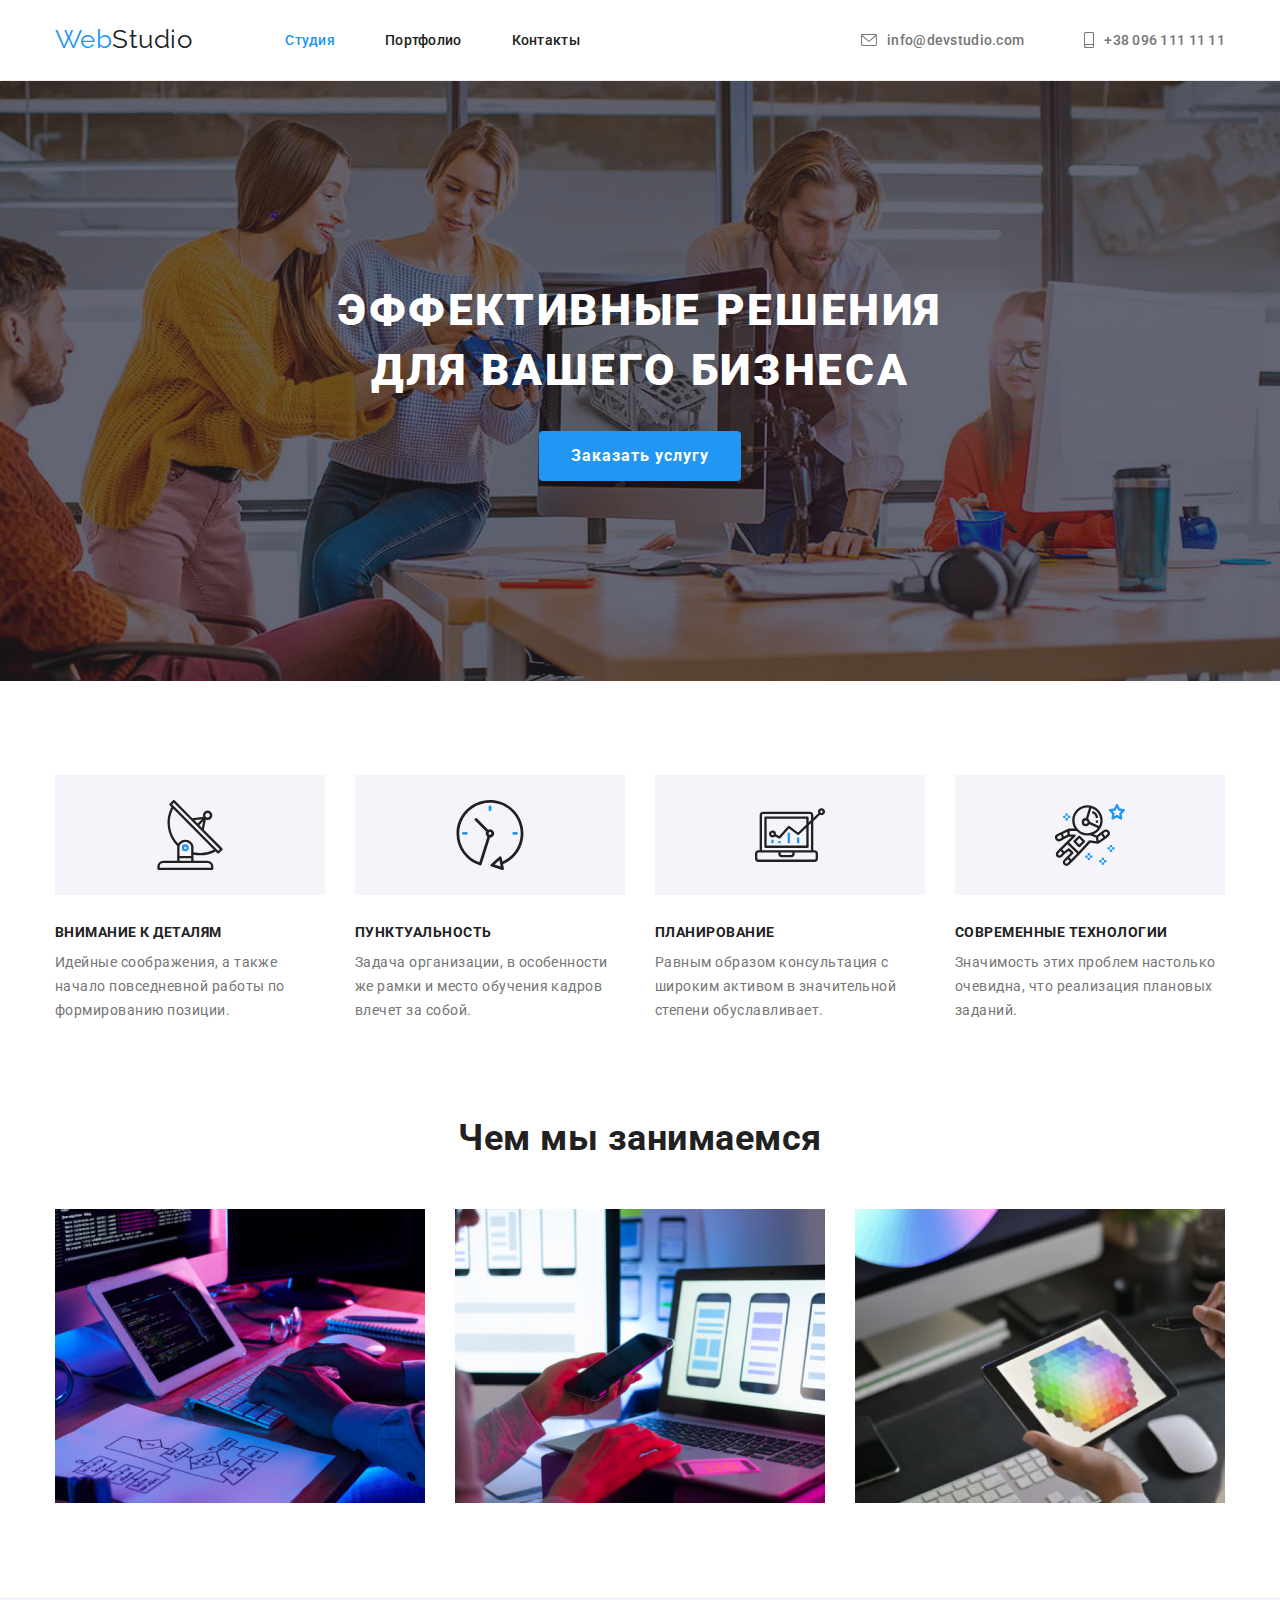
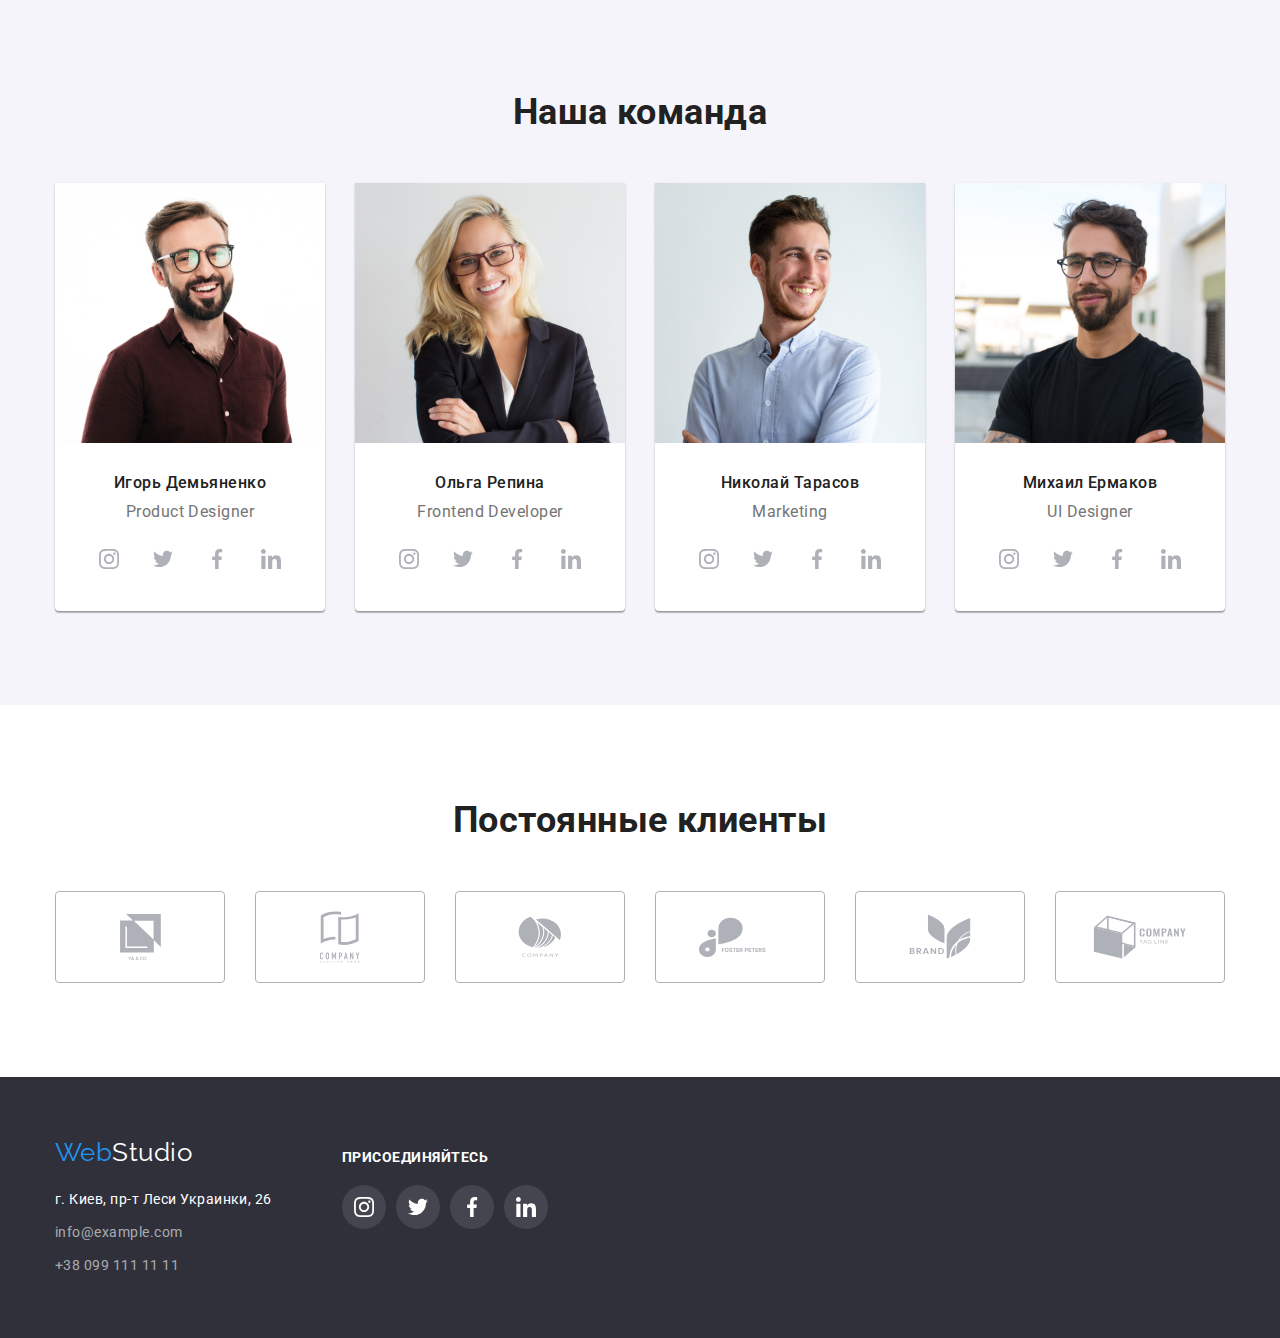
<file: index.html>
<!DOCTYPE html>
<html lang="ru">
  <head>
    <meta charset="UTF-8" />
    <meta http-equiv="X-UA-Compatible" content="IE=edge" />
    <meta name="viewport" content="width=device-width, initial-scale=1.0" />
    <title>Document</title>
    <link rel="preconnect" href="https://fonts.googleapis.com" />
    <link rel="preconnect" href="https://fonts.gstatic.com" crossorigin />
    <link
      href="https://fonts.googleapis.com/css2?family=Raleway:wght@700&family=Roboto:wght@400;500;700;900&display=swap"
      rel="stylesheet"
    />
    <link
      rel="stylesheet"
      href="https://cdnjs.cloudflare.com/ajax/libs/modern-normalize/1.1.0/modern-normalize.min.css"
    />
    <link rel="stylesheet" href="./css/styles.css" />
  </head>
  <body class="page">
    <!--Шапка сайта-->
    <header class="page-header">
      <div class="container main-nav">
        <nav class="navigation">
          <a href="./index.html" lang="en" class="logo"
            ><span class="accent">Web</span>Studio</a
          >
          <ul class="site-nav">
            <li class="item">
              <a href="./index.html" class="link current">Студия</a>
            </li>
            <li class="item">
              <a href="./portfolio.html" class="link">Портфолио</a>
            </li>
            <li class="item"><a href="" class="link">Контакты</a></li>
          </ul>
        </nav>
        <ul class="auth-nav">
          <li class="item icon-envelope">
            <a href="mailto:info@devstudio.com" class="link">
              <svg class="icon-envelope" width="16px" height="12px">
                <use href="./images/icons.svg#icon-envelope"></use>
            </svg>info@devstudio.com</a
            >
          </li>
          <li class="item">
            <a href="tel:+380961111111" class="link">
              <svg class="icon-tel" width="10px" height="16px">
                <use href="./images/icons.svg#icon-smartphone"></use>
              </svg>+38 096 111 11 11</a
            >
          </li>
        </ul>
      </div>
    </header>
    <main>
      <!--Секция заказать услугу-->
      <section class="hero">
        <div class="container">
          <h1 class="hero-title">
            Эффективные решения <br />
            для вашего бизнеса
          </h1>
          <button type="button" class="hero-button">Заказать услугу</button>
        </div>
      </section>
      <!--Секция наши преимущества-->
      <section class="section no-bottom-padding">
        <div class="container">
          <h2 class="section-title features">Наши преимущества</h2>
          <ul class="features">
            <li class="item icon-dish">
              <h3 class="title">Внимание к деталям</h3>
              <p class="text">
                Идейные соображения, а также начало повседневной работы по
                формированию позиции.
              </p>
            </li>
            <li class="item icon-clock">
              <h3 class="title">Пунктуальность</h3>
              <p class="text">
                Задача организации, в особенности же рамки и место обучения
                кадров влечет за собой.
              </p>
            </li>
            <li class="item icon-diagram">
              <h3 class="title">Планирование</h3>
              <p class="text">
                Равным образом консультация с широким активом в значительной
                степени обуславливает.
              </p>
            </li>
            <li class="item icon-astronaut">
              <h3 class="title">Современные технологии</h3>
              <p class="text">
                Значимость этих проблем настолько очевидна, что реализация
                плановых заданий.
              </p>
            </li>
          </ul>
        </div>
      </section>
      <!--Секция чем мы занимаемся-->
      <section class="section">
        <div class="container">
          <h2 class="section-title">Чем мы занимаемся</h2>
          <ul class="work">
            <li class="item">
              <img
                class="image"
                src="./images/img11.jpg"
                alt="пальцы рук печатают на клавиатуре"
                width="370"
                height="294"
              />
            </li>
            <li class="item">
              <img
                class="image"
                src="./images/img12.jpg"
                alt="в левой руке телефон, пальцами правой руки водит по тачпаду макбука"
                width="370"
                height="294"
              />
            </li>
            <li class="item">
              <img
                class="image"
                src="./images/img13.jpg"
                alt="в левой руке планшет, на экране которого электронная цветовая палитра"
                width="370"
                height="294"
              />
            </li>
          </ul>
        </div>
      </section>
      <!--Секция наша команда-->
      <section class="section-team">
        <div class="container">
          <h2 class="section-title">Наша команда</h2>
          <ul class="team">
            <li class="card">
              <img
                class="image"
                src="./images/igor.jpg"
                alt="улыбающийся молодой русый мужчина с бородой в очках"
                width="270"
                height="260"
              />
              <div class="card-description">
                <h3 class="title">Игорь Демьяненко</h3>
                <p class="position">Product Designer</p>
                <ul class="social">
                  <li class="item">
                    <a class="link" href="">
                      <svg class="icon">
                        <use href="./images/icons.svg#icon-instagram"></use>
                      </svg>
                    </a>
                  </li>
                  <li class="item">
                    <a class="link" href="">
                      <svg class="icon">
                        <use href="./images/icons.svg#icon-twitter"></use>
                      </svg>
                    </a>
                  </li>
                  <li class="item">
                    <a class="link" href="">
                      <svg class="icon">
                        <use href="./images/icons.svg#icon-facebook"></use>
                      </svg>
                    </a>
                  </li>
                  <li class="item">
                    <a class="link" href="">
                      <svg class="icon">
                        <use href="./images/icons.svg#icon-linkedin"></use>
                      </svg>
                    </a>
                  </li>
                </ul>
              </div>
            </li>
            <li class="card">
              <img
                class="image"
                src="./images/olya.jpg"
                alt="улыбающаяся молодая девушка блондинка в очках с веснушками"
                width="270"
                height="260"
              />
              <div class="card-description">
                <h3 class="title">Ольга Репина</h3>
                <p class="position">Frontend Developer</p>
                <ul class="social">
                  <li class="item">
                    <a class="link" href="">
                      <svg class="icon">
                        <use href="./images/icons.svg#icon-instagram"></use>
                      </svg>
                    </a>
                  </li>
                  <li class="item">
                    <a class="link" href="">
                      <svg class="icon">
                        <use href="./images/icons.svg#icon-twitter"></use>
                      </svg>
                    </a>
                  </li>
                  <li class="item">
                    <a class="link" href="">
                      <svg class="icon">
                        <use href="./images/icons.svg#icon-facebook"></use>
                      </svg>
                    </a>
                  </li>
                  <li class="item">
                    <a class="link" href="">
                      <svg class="icon">
                        <use href="./images/icons.svg#icon-linkedin"></use>
                      </svg>
                    </a>
                  </li>
                </ul>
              </div>
            </li>
            <li class="card">
              <img
                class="image"
                src="./images/kolya.jpg"
                alt="улыбающийся молодой рыжий мужчина с бородкой"
                width="270"
                height="260"
              />
              <div class="card-description">
                <h3 class="title">Николай Тарасов</h3>
                <p class="position">Marketing</p>
                <ul class="social">
                  <li class="item">
                    <a class="link" href="">
                      <svg class="icon">
                        <use href="./images/icons.svg#icon-instagram"></use>
                      </svg>
                    </a>
                  </li>
                  <li class="item">
                    <a class="link" href="">
                      <svg class="icon">
                        <use href="./images/icons.svg#icon-twitter"></use>
                      </svg>
                    </a>
                  </li>
                  <li class="item">
                    <a class="link" href="">
                      <svg class="icon">
                        <use href="./images/icons.svg#icon-facebook"></use>
                      </svg>
                    </a>
                  </li>
                  <li class="item">
                    <a class="link" href="">
                      <svg class="icon">
                        <use href="./images/icons.svg#icon-linkedin"></use>
                      </svg>
                    </a>
                  </li>
                </ul>
              </div>
            </li>
            <li class="card">
              <img
                class="image"
                src="./images/misha.jpg"
                alt="молодой мужчина брюнет в очках"
                width="270"
                height="260"
              />
              <div class="card-description">
                <h3 class="title">Михаил Ермаков</h3>
                <p class="position">UI Designer</p>
                <ul class="social">
                  <li class="item">
                    <a class="link" href="">
                      <svg class="icon">
                        <use href="./images/icons.svg#icon-instagram"></use>
                      </svg>
                    </a>
                  </li>
                  <li class="item">
                    <a class="link" href="">
                      <svg class="icon">
                        <use href="./images/icons.svg#icon-twitter"></use>
                      </svg>
                    </a>
                  </li>
                  <li class="item">
                    <a class="link" href="">
                      <svg class="icon">
                        <use href="./images/icons.svg#icon-facebook"></use>
                      </svg>
                    </a>
                  </li>
                  <li class="item">
                    <a class="link" href="">
                      <svg class="icon">
                        <use href="./images/icons.svg#icon-linkedin"></use>
                      </svg>
                    </a>
                  </li>
                </ul>
              </div>
            </li>
          </ul>
        </div>
      </section>
      <!-- Секция Постоянные клиенты -->
      <section class="section">
        <div class="container">
          <h2 class="section-title">Постоянные клиенты</h2>
          <ul class="clients">
            <li class="item">
              <a class="link" href="">
                <svg class="icon" width="41px" height="46.7px">
                  <use href="./images/icons.svg#icon-yaco"></use>
                </svg>
              </a>
            </li>
            <li class="item">
              <a class="link" href="">
                <svg class="icon" width="40px" height="52px">
                  <use href="./images/icons.svg#icon-company"></use>
                </svg>
              </a>
            </li>
            <li class="item">
              <a class="link" href="">
                <svg class="icon" width="43.46px" height="41.18px">
                  <use href="./images/icons.svg#icon-company2"></use>
                </svg>
              </a>
            </li>
            <li class="item">
              <a class="link" href="">
                <svg class="icon" width="84.44px" height="40.62px">
                  <use href="./images/icons.svg#icon-foster"></use>
                </svg>
              </a>
            </li>
            <li class="item">
              <a class="link" href="">
                <svg class="icon" width="62.54px" height="45.43px">
                  <use href="./images/icons.svg#icon-brand"></use>
                </svg>
              </a>
            </li>
            <li class="item">
              <a class="link" href="">
                <svg class="icon" width="93.79px" height="43.93px">
                  <use href="./images/icons.svg#icon-tagline"></use>
                </svg>
              </a>
            </li>
          </ul>
        </div>
      </section>
    </main>
    <!--Футер-->
    <footer class="footer">
      <div class="container">
        <div class="info">
          <div class="contacts">
            <a href="./index.html" lang="en" class="footer-logo"
              ><span class="accent">Web</span>Studio</a
            >
            <address class="adress">
              <span class="postal">г. Киев, пр-т Леси Украинки, 26</span>
              <a href="mailto:info@example.com" class="email"
                >info@example.com</a
              >
              <a href="tel:+380991111111" class="tel">+38 099 111 11 11</a>
            </address>
          </div>
          <div class="media">
            <b class="join">Присоединяйтесь</b>
            <ul class="social">
              <li class="item">
                <a class="link" href="">
                  <svg class="icon">
                    <use href="./images/icons.svg#icon-instagram"></use>
                  </svg>
                </a>
              </li>
              <li class="item">
                <a class="link" href="">
                  <svg class="icon">
                    <use href="./images/icons.svg#icon-twitter"></use>
                  </svg>
                </a>
              </li>
              <li class="item">
                <a class="link" href="">
                  <svg class="icon">
                    <use href="./images/icons.svg#icon-facebook"></use>
                  </svg>
                </a>
              </li>
              <li class="item">
                <a class="link-linkedin" href="">
                  <svg class="icon">
                    <use href="./images/icons.svg#icon-linkedin"></use>
                  </svg>
                </a>
              </li>
            </ul>
          </div>
        </div>
      </div>
    </footer>
  </body>
</html>
</file>
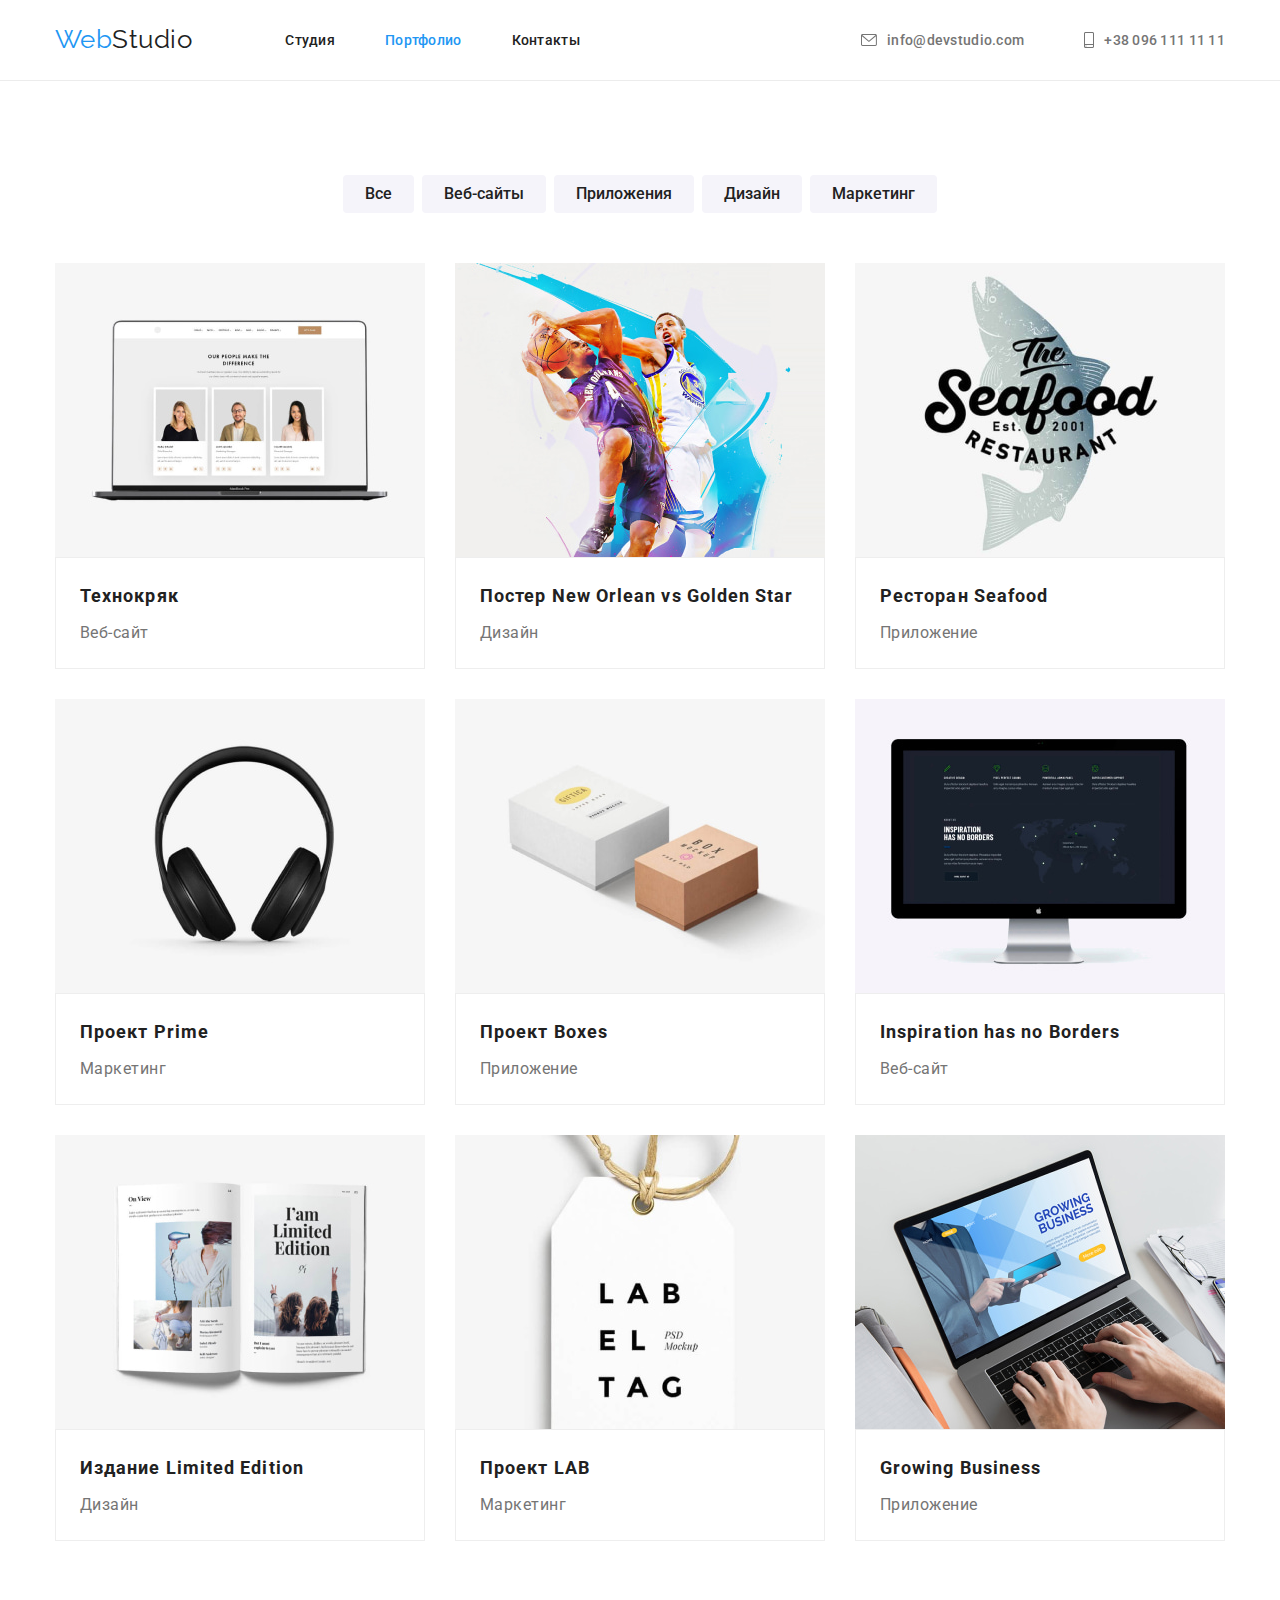
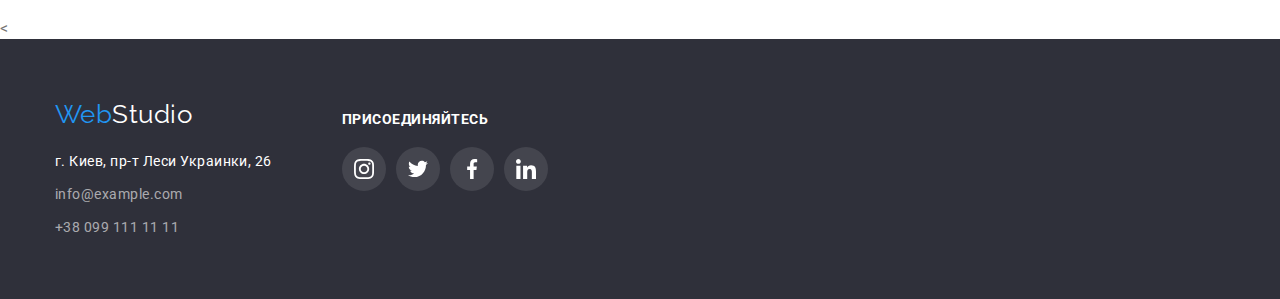
<file: portfolio.html>
<!DOCTYPE html>
<html lang="en">
  <head>
    <meta charset="UTF-8" />
    <meta http-equiv="X-UA-Compatible" content="IE=edge" />
    <meta name="viewport" content="width=device-width, initial-scale=1.0" />
    <title>Document</title>
    <link rel="preconnect" href="https://fonts.googleapis.com" />
    <link rel="preconnect" href="https://fonts.gstatic.com" crossorigin />
    <link
      href="https://fonts.googleapis.com/css2?family=Raleway:wght@700&family=Roboto:wght@400;500;700;900&display=swap"
      rel="stylesheet"
    />
    <link rel="stylesheet" href="https://cdnjs.cloudflare.com/ajax/libs/modern-normalize/1.1.0/modern-normalize.min.css">
    <link rel="stylesheet" href="./css/styles.css" />
  </head>
  <body class="page">
     <!--Шапка сайта-->
     <header class="page-header">
      <div class="container main-nav">
        <nav class="navigation">
          <a href="./index.html" lang="en" class="logo"
            ><span class="accent">Web</span>Studio</a
          >
          <ul class="site-nav">
            <li class="item">
              <a href="./index.html" class="link">Студия</a>
            </li>
            <li class="item">
              <a href="./portfolio.html" class="link current">Портфолио</a>
            </li>
            <li class="item"><a href="" class="link">Контакты</a></li>
          </ul>
        </nav>
        <ul class="auth-nav">
          <li class="item icon-envelope">
            <a href="mailto:info@devstudio.com" class="link"
              >
              <svg class="icon-envelope" width=16px height=12px >
                <use href="./images/icons.svg#icon-envelope"></use>
              </svg>info@devstudio.com</a
            >
          </li>
          <li class="item">
            <a href="tel:+380961111111" class="link"
              ><svg class="icon-tel" width=10px height=16px >
                <use href="./images/icons.svg#icon-smartphone"></use>
              </svg>+38 096 111 11 11</a
            >
          </li>
        </ul>
      </div>
    </header>
    <main>
      <!--Секция портфолио-->
      <section class="section">
        <div class="container">
        <h1 class="portfolio-title">Портфолио</h1>
        <ul class="fields">
          <li class="item"><button type="button" class="button">Все</button></li>
          <li class="item"><button type="button" class="button">Веб-сайты</button></li>
          <li class="item"><button type="button" class="button">Приложения</button></li>
          <li class="item"><button type="button" class="button">Дизайн</button></li>
          <li class="item"><button type="button" class="button">Маркетинг</button></li>
        </ul>
        <ul class="project-list">
          <li class="item">
            <a class="link" href="">
              <img class="image"
                src="./images/img1.jpg"
                alt="часть команды: две девушки и мужчина на отдельных фотокарточках с именами и должностями"
                width="370"
                height="294"
              />
              <div class="description">
              <h2 class="title">Технокряк</h2>
              <p class="text">Веб-сайт</p>
            </a>
          </div>
          </li>
          <li class="item">
            <a class="link" href="">
              <img class="image"
                src="./images/img2.jpg"
                alt="два баскетболиста борются в воздухе за мяч"
                width="370"
                height="294"
              />
              <div class="description">
              <h2 class="title">Постер New Orlean vs Golden Star</h2>
              <p class="text">Дизайн</p>
            </a>
          </div>
          </li>
          <li class="item">
            <a class="link" href="">
              <img class="image"
                src="./images/img3.jpg"
                alt="Надпись The Seafood restautant с рыбой на фоне"
                width="370"
                height="294"
              />
              <div class="description">
              <h2 class="title">Ресторан Seafood</h2>
              <p class="text">Приложение</p>
            </a>
          </div>
          </li>
          <li class="item">
            <a class="link" href="">
              <img class="image"
                src="./images/img4.jpg"
                alt="большие черные наушники"
                width="370"
                height="294"
              />
              <div class="description">
              <h2 class="title">Проект Prime</h2>
              <p class="text">Маркетинг</p>
            </a>
          </div>
          </li>
          <li class="item">
            <a class="link" href="">
              <img class="image"
                src="./images/img5.jpg"
                alt="одна белая коробочка побольше и одна поменьше под цвет дерева"
                width="370"
                height="294"
              />
              <div class="description">
              <h2 class="title">Проект Boxes</h2>
              <p class="text">Приложение</p>
            </a>
          </div>
          </li>
          <li class="item">
            <a class="link" href="">
              <img class="image"
                src="./images/img6.jpg"
                alt="компьютерный моноблок"
                width="370"
                height="294"
              />
              <div class="description">
              <h2 lang="en" class="title">Inspiration has no Borders</h2>
              <p class="text">Веб-сайт</p>
            </a>
          </div>
          </li>
          <li class="item">
            <a class="link" href="">
              <img class="image"
                src="./images/img7.jpg"
                alt="Открытый фотожурнал"
                width="370"
                height="294"
              />
              <div class="description">
              <h2 class="title">Издание Limited Edition</h2>
              <p class="text">Дизайн</p>
            </a>
          </div>
          </li>
          <li class="item">
            <a class="link" href="">
              <img class="image"
                src="./images/img8.jpg"
                alt="этикетка для одежды"
                width="370"
                height="294"
              />
              <div class="description">
              <h2 class="title">Проект LAB</h2>
              <p class="text">Маркетинг</p>
            </a>
          </div>
          </li>
          <li class="item">
            <a class="link" href="">
              <img class="image"
                src="./images/img9.jpg"
                alt="пальцы рук печатают по клавиатуре macbook"
                width="370"
                height="294"
              />
              <div class="description">
              <h2 lang="en" class="title">Growing Business</h2>
              <p class="text">Приложение</p>
            </a>
          </div>
          </li>
        </ul>
      </div>
      </section>
    </main>
    <!--Футер-->
    <<footer class="footer">
      <div class="container">
        <div class="info">
          <div class="contacts">
          <a href="./index.html" lang="en" class="footer-logo"
          ><span class="accent">Web</span>Studio</a
        >
        <address class="adress">
          <span class="postal">г. Киев, пр-т Леси Украинки, 26</span>
          <a href="mailto:info@example.com" class="email">info@example.com</a>
          <a href="tel:+380991111111" class="tel">+38 099 111 11 11</a>
        </address>
      </div>
      <div class="media">
        <b class="join">Присоединяйтесь</b>
        <ul class="social">
          <li class="item">
            <a class="link" href="">
              <svg class="icon">
              <use href="./images/icons.svg#icon-instagram"></use>
            </svg>
           </a> 
          </li>
          <li class="item">
            <a class="link" href="">
              <svg class="icon">
              <use href="./images/icons.svg#icon-twitter"></use>
            </svg>
          </a>
          </li>
          <li class="item">
            <a class="link" href="">
              <svg class="icon">
              <use href="./images/icons.svg#icon-facebook"></use>
            </svg>
          </a>
          </li>
          <li class="item">  <a class="link-linkedin " href="">
            <svg class="icon">
            <use href="./images/icons.svg#icon-linkedin"></use>
          </svg>
        </a>
      </li>
        </ul>
      </div>
      </div>
    </div>
    </footer>
  </body>
</html>
</file>
<file: css/styles.css>
/* Цвет основного текста #212121 */
/* Цвет выделений #2196F3 */
/* цвет текста героя #FFFFFF */
/* Цвет фона вторичный  #2F303A; */
/* Цвет фона Наша команда #F5F4F */
/* цвет параграфов в преимуществах #2F303A */
/* Цвет фона кнопок #3F5F4FA */

:root {
  --primary-text-color: #757575;
  --title-text-color: #212121;
  --accent-color: #2196f3;
  --primary-white-color: #ffffff;
  --secondary-bcg-color: #f5f4fa;
  --thirdly-bcg-color: #2f303a;
}

html {
  box-sizing: border-box;
}

*,
*::before,
*::after {
  box-sizing: inherit;
}

/* Cтили для index.html */

.page {
  background-color: var(--primary-white-color);
  color: var(--primary-text-color);

  font-family: Roboto, sans-serif;
  letter-spacing: 0.03em;
}

ul {
  list-style: none;
  padding: 0;
  margin: 0;
}

.container {
  width: 1200px;
  margin: 0 auto;
  padding-left: 15px;
  padding-right: 15px;
}

.section {
  padding-top: 94px;
  padding-bottom: 94px;
}

section.no-bottom-padding {
  padding-bottom: 0;
}

.section-title {
  color: var(--title-text-color);
  margin-top: 0;
  margin-bottom: 50px;

  font-size: 36px;
  line-height: 1.17;
  text-align: center;
}

.image {
  display: block;
}

/* Header */
.page-header {
  border-bottom: 1px solid #ececec;
}

/* Navigation */
.navigation {
  display: flex;
  align-items: center;
}
.container.main-nav {
  display: flex;
  align-items: center;
  justify-content: space-between;
}

/* logo */
.logo {
  display: block;
  padding-top: 24px;
  padding-bottom: 25px;
  color: var(--title-text-color);

  font-family: Raleway, sans-serif;
  font-size: 26px;
  line-height: 1.2;
  text-decoration: none;
}
.logo .accent {
  color: var(--accent-color);
}

/* site nav */
.site-nav {
  display: flex;
  margin-left: 93px;
}

.site-nav .item:not(:last-child) {
  margin-right: 50px;
}

.site-nav .link {
  color: var(--title-text-color);

  display: block;
  font-weight: 500;
  font-size: 14px;
  line-height: 1.15;
  letter-spacing: 0.02em;
  text-decoration: none;
  padding-top: 32px;
  padding-bottom: 32px;
}
.site-nav .link:hover,
.site-nav .link:focus {
  color: var(--accent-color);
}

.site-nav .link.current {
  color: var(--accent-color);
}
/* auth-nav */

.auth-nav {
  display: flex;
}

.auth-nav .item + .item {
  margin-left: 50px;
}

.auth-nav .link {
  display: flex;
  color: var(--primary-text-color);
  margin-left: 0;
  font-weight: 500;
  font-size: 14px;
  line-height: 1.15;
  letter-spacing: 0.02em;
  text-decoration: none;
  list-style: none;
  align-items: center;
}

.auth-nav .link:hover,
.auth-nav .link:focus {
  color: var(--accent-color);
}

.icon-envelope,
.icon-tel {
  margin-right: 10px;
  fill: currentColor;
  margin-top: 0;
  margin-bottom: 0;
}

/* hero */

.hero {
  background-color: #c4c4c4;
  background-image: linear-gradient(
      to right,
      rgba(47, 48, 58, 0.4),
      rgba(47, 48, 58, 0.4)
    ),
    url(../images/background.jpg);

  background-repeat: no-repeat;
  background-position: center;
  background-size: cover;

  height: 600px;
  max-width: 1600px;
  margin-right: auto;
  margin-left: auto;

  padding-top: 200px;
  padding-bottom: 200px;

  text-align: center;
}

.hero-title {
  color: var(--primary-white-color);
  margin-top: 0;
  margin-bottom: 30px;

  font-weight: 900;
  font-size: 44px;
  line-height: 1.36;
  text-align: center;
  letter-spacing: 0.06em;
  text-transform: uppercase;
}
.hero-button {
  color: var(--primary-white-color);
  background-color: var(--accent-color);
  cursor: pointer;

  font-family: inherit;
  font-weight: 700;
  font-size: 16px;
  line-height: 1.87;

  display: inline-block;
  min-width: 200px;
  align-items: center;
  text-align: center;
  letter-spacing: 0.06em;
  border: 0;
  padding: 10px 32px;

  box-shadow: 0px 4px 4px rgba(0, 0, 0, 0.15);
  border-radius: 4px;
}

/* Features */
.features {
  display: flex;
  justify-content: space-between;
}

.section-title.features{
display: none;
}

.features .item::before {
  display: block;
  content: '';
  height: 120px;
  width: 270px;

  background-image: url(../images/antenna.svg);
  background-size: 70px 70px;
  background-repeat: no-repeat;
  background-position: center;
  background-color: var(--secondary-bcg-color);
}

.features .item.icon-clock::before {
  background-image: url(../images/clock.svg);
}

.features .item.icon-diagram::before {
  background-image: url(../images/diagram.svg);
}

.features .item.icon-astronaut::before {
  background-image: url(../images/astronaut.svg);
}

.features .item:not(:last-child) {
  margin-right: 30px;
}

.features .title {
  color: var(--title-text-color);
  margin-top: 30px;
  margin-bottom: 10px;

  font-size: 14px;
  line-height: 1.14;
  text-transform: uppercase;
}

.features .text {
  margin-top: 0;
  margin-bottom: 0;
  font-size: 14px;
  line-height: 1.7;
}

/* Work */
.work {
  display: flex;
  margin-top: 0;
  justify-content: center;
}
.work .item:not(:last-child) {
  margin-right: 30px;
}

/* Team */
.section-team {
  background-color: var(--secondary-bcg-color);
  padding-top: 94px;
  padding-bottom: 94px;
}

.team {
  display: flex;
  background-color: var(--secondary-bcg-color);
}

.team .card {
  background-color: var(--primary-white-color);
  box-shadow: 0px 1px 3px rgba(0, 0, 0, 0.12), 0px 1px 1px rgba(0, 0, 0, 0.14),
    0px 2px 1px rgba(0, 0, 0, 0.2);
  border-radius: 0px 0px 4px 4px;

  width: 270px;
}

.card-description {
  padding: 30px 32px;
  margin: 0;
}

.team .card:not(:last-child) {
  margin-right: 30px;
}

.team .title {
  color: var(--title-text-color);

  margin-bottom: 10px;
  margin-top: 0;

  font-weight: 500;
  font-size: 16px;
  line-height: 1.19;
  text-align: center;
}

.team .position {
  font-size: 16px;
  line-height: 1.19;
  margin-top: 0;
  margin-bottom: 16px;
  text-align: center;
}

.social .item .link {
  display: block;
  border-radius: 50%;
  width: 44px;
  height: 44px;
  text-align: center;
  padding: 12px;
  color: #afb1b8;
  background-color: white;
}

.social .item .link:not(:last-child) {
  margin-right: 10px;
}

.social .icon {
  width: 20px;
  height: 20px;
  fill: currentColor;
}

.social .item .link:hover,
.social .item .link:focus {
  color: white;
  background-color: var(--accent-color);
}

.social {
  display: flex;
  color: #afb1b8;
  background-color: var(--primary-white-color);
  justify-content: space-between;
  align-items: center;
  list-style: none;
  padding: 0;
  margin: 0;
}

/* Clients */

.clients {
  display: flex;
  align-items: center;
  text-align: center;
  justify-content: space-between;
  color: #afb1b8;
  background-color: var(--primary-white-color);
}

.clients .item .link {
  display: flex;
  width: 170px;
  height: 92px;
  color: #afb1b8;
  background-color: var(--primary-white-color);

  padding: 16px 32px;
  align-items: center;
  justify-content: center;
  text-align: center;

  border: 1px solid #afb1b8;
  border-radius: 4px;
}
.clients .item:not(:last-child) {
  margin-right: 30px;
}

.clients .icon {
  fill: currentColor;
}

.clients .item .link:hover,
.clients .item .link:focus {
  color: #2196f3;
  background-color: var(--primary-white-color);
  border: 1px solid #2196f3;
}

/* Footer */
.footer {
  background-color: var(--thirdly-bcg-color);
  padding-top: 60px;
  padding-bottom: 60px;
}
.footer-logo {
  display: block;
  color: var(--primary-white-color);

  font-family: Raleway;
  font-size: 26px;
  line-height: 1.19;
  text-decoration: none;
}
.footer .accent {
  color: var(--accent-color);
}

address {
  display: block;
  font-style: normal;
  font-size: 14px;
  line-height: 1.71;
}
.adress .postal {
  display: block;
  color: var(--primary-white-color);
  margin-top: 20px;
}
.adress .email {
  display: block;
  color: rgba(255, 255, 255, 0.6);
  text-decoration: none;
  margin-top: 9px;
}
.adress .tel {
  display: block;
  color: rgba(255, 255, 255, 0.6);
  text-decoration: none;
  margin-top: 9px;
}

.adress .email:hover,
.adress .email:focus {
  color: var(--accent-color);
}

.adress .tel:hover,
.adress .tel:focus {
  color: var(--accent-color);
}

.footer .info {
  display: flex;
}

.contacts {
  display: block;
  text-decoration: none;
}

.media {
  display: block;
  margin-left: 70px;
  align-items: center;
  justify-content: center;
  padding-top: 12px;
  padding-bottom: 40px;
}

.join {
  display: block;
  color: var(--primary-white-color);

  font-weight: 700px;
  font-size: 14px;
  line-height: 16px;
  text-transform: uppercase;

  margin-bottom: 20px;
}

.media .social .link {
  color: white;
  background-color: rgba(255, 255, 255, 0.1);
  margin-right: 10px;
}

.link-linkedin {
  display: block;
  border-radius: 50%;
  width: 44px;
  height: 44px;
  text-align: center;
  padding: 12px;

  color: white;
  background-color: rgba(255, 255, 255, 0.1);
  margin-right: 0;
}

.media .social .link:hover,
.link-linkedin:hover,
.media .social .link:focus,
.link-linkedin:focus {
  color: white;
  background-color: var(--accent-color);
}

.media .social {
  color: var(--primary-white-color);
  background-color: var(--thirdly-bcg-color);
}

/* Стили для portfolio.html */

.section .portfolio-title {
  margin: 0;
  display:none;
}

.section .fields {
  display: flex;
  margin-bottom: 50px;
  justify-content: center;
}

.fields .item:not(:last-child) {
  margin-right: 8px;
}
.fields .button {
  color: var(--title-text-color);
  background-color: var(--secondary-bcg-color);
  cursor: pointer;

  display: inline-block;
  text-align: center;
  padding: 6px 22px;

  border-radius: 4px;
  border: transparent;

  font-family: inherit;
  font-weight: 500;
  font-size: 16px;
  line-height: 1.62;
}
.fields .button:hover,
.fields .button:focus {
  color: var(--primary-white-color);
  background-color: var(--accent-color);
  box-shadow: 0px 3px 1px rgba(0, 0, 0, 0.1), 0px 1px 2px rgba(0, 0, 0, 0.08),
    0px 2px 2px rgba(0, 0, 0, 0.12);
}

.project-list {
  display: flex;
  flex-wrap: wrap;
  margin: -15px;
}
.project-list .item {
  width: 370px;
  margin: 15px;
}
.project-list .item:nth-child(3n) {
  margin-right: 0;
}

.project-list .item:hover{
  box-shadow: 0px 1px 1px rgba(0, 0, 0, 0.12), 0px 4px 4px rgba(0, 0, 0, 0.06), 1px 4px 6px rgba(0, 0, 0, 0.16);
}

.project-list .item:nth-last-child(-n + 3) {
  margin-bottom: 0;
}

.project-list .description {
  border: 1px solid #eeeeee;
  padding: 20px 24px;
}

.project-list .link {
  text-decoration: none;
}
.project-list .title {
  color: var(--title-text-color);
  margin-top: 0;
  margin-bottom: 4px;

  font-size: 18px;
  line-height: 2;
  letter-spacing: 0.06em;
}

.project-list .text {
  color: var(--primary-text-color);
  margin: 0;

  font-size: 16px;
  line-height: 1.88;
}
</file>
